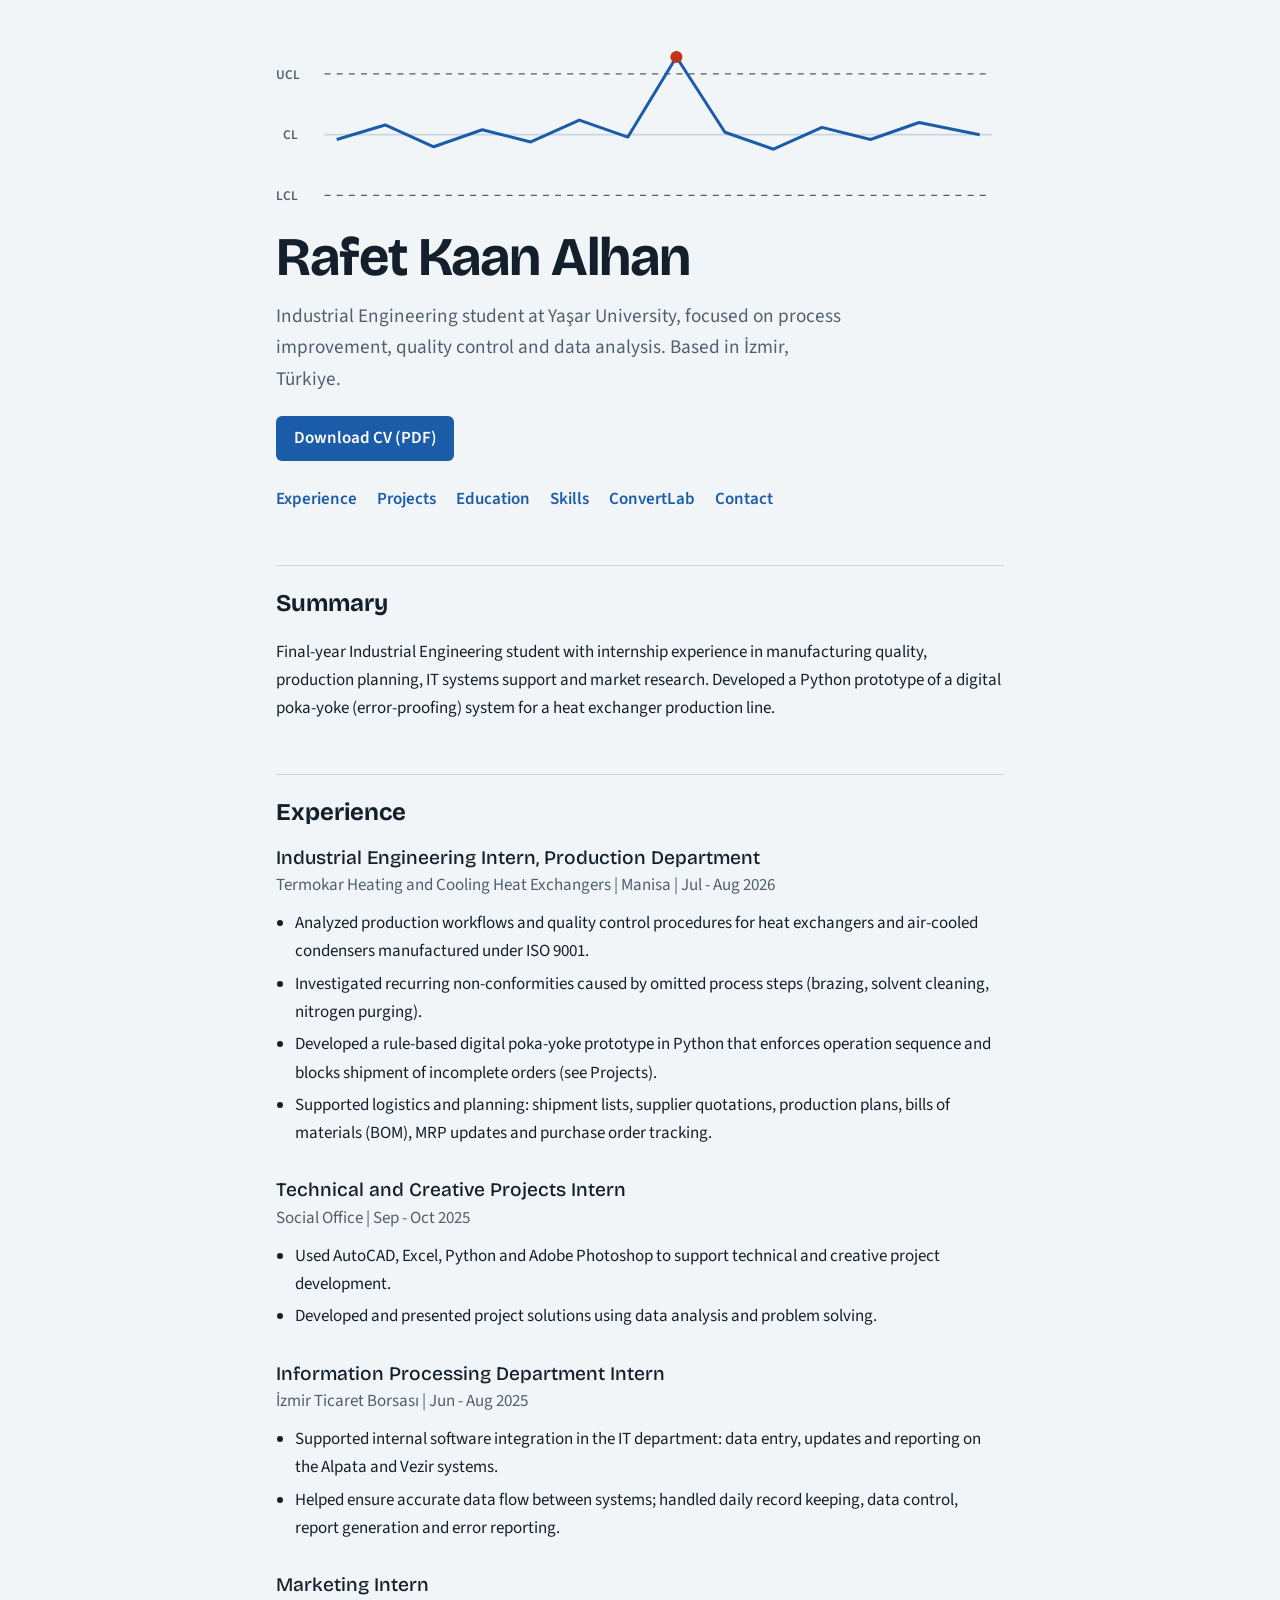
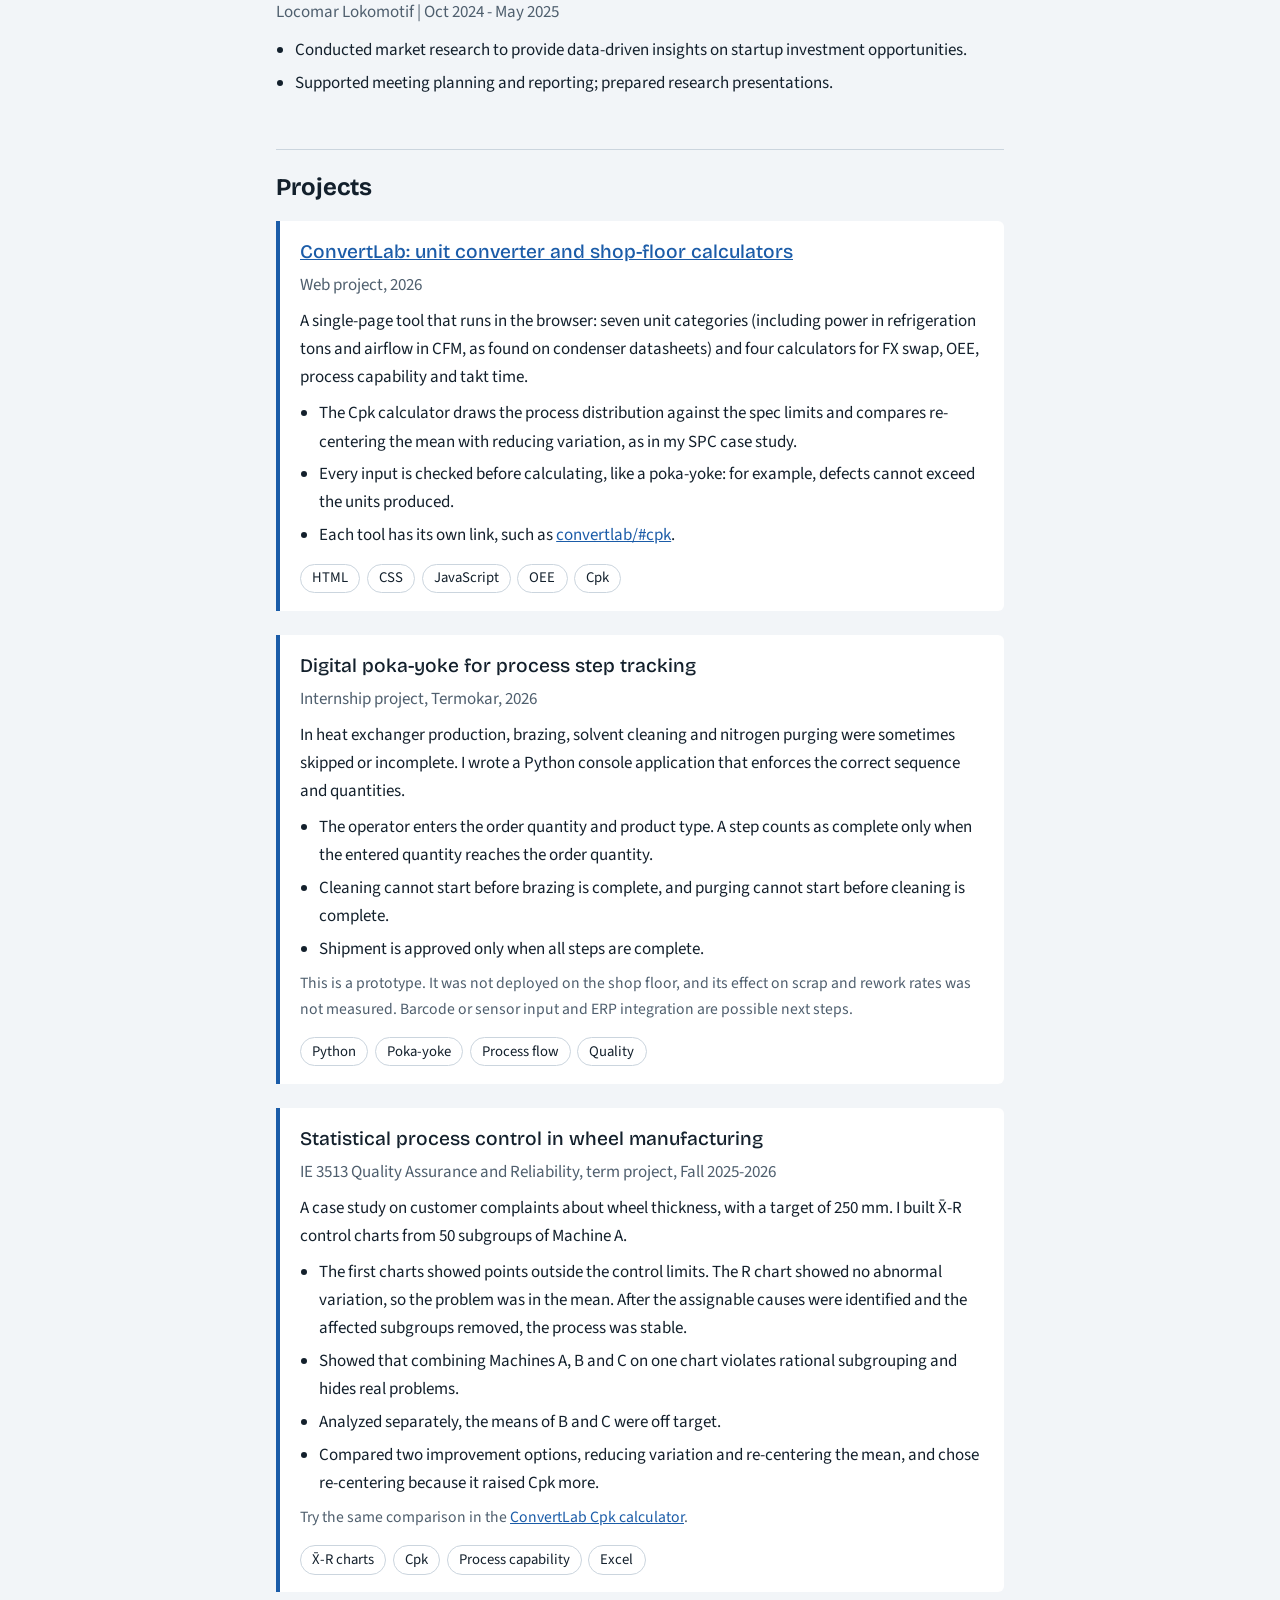
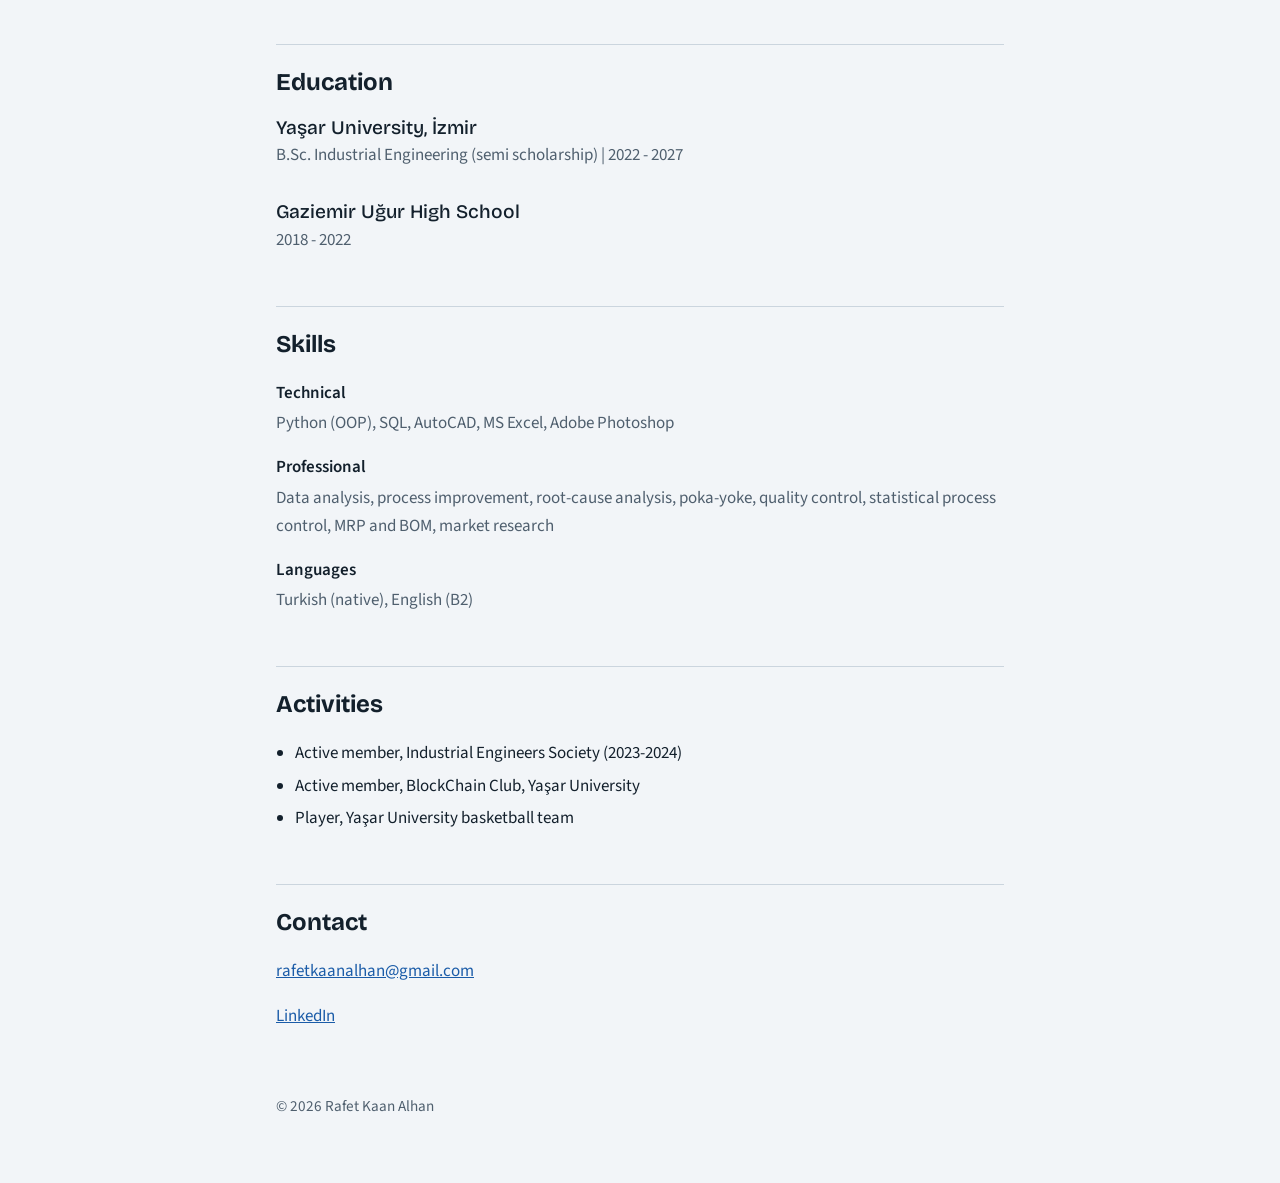
<file: index.html>
<!DOCTYPE html>
<html lang="en">
<head>
<meta charset="utf-8">
<meta name="viewport" content="width=device-width, initial-scale=1">
<title>Rafet Kaan Alhan | Industrial Engineering</title>
<meta name="description" content="Rafet Kaan Alhan, Industrial Engineering student at Yaşar University. Experience, projects and CV.">
<link rel="preconnect" href="https://fonts.googleapis.com">
<link rel="preconnect" href="https://fonts.gstatic.com" crossorigin>
<link href="https://fonts.googleapis.com/css2?family=Bricolage+Grotesque:wght@500;700&family=Source+Sans+3:wght@400;600&display=swap" rel="stylesheet">
<style>
:root{
  --bg:#F2F5F8; --ink:#13202C; --muted:#4F5F6E; --line:#CBD5DE; --accent:#1B5CA8; --alert:#C2331B; --panel:#FFFFFF; --onaccent:#FFFFFF;
  --head:"Bricolage Grotesque","Trebuchet MS",Arial,sans-serif;
  --body:"Source Sans 3","Segoe UI",Arial,sans-serif;
}
@media (prefers-color-scheme:dark){
  :root{--bg:#0F1A24; --ink:#E6EDF3; --muted:#9FB0BF; --line:#2A3B4B; --accent:#6CA9EC; --alert:#FF7A61; --panel:#16242F; --onaccent:#0F1A24;}
}
*{box-sizing:border-box}
html{scroll-behavior:smooth}
body{margin:0;background:var(--bg);color:var(--ink);font:400 1.0625rem/1.65 var(--body)}
main{max-width:48rem;margin:0 auto;padding:2.5rem 1.25rem 4rem}
h1,h2,h3{font-family:var(--head);line-height:1.15;margin:0}
h1{font-size:clamp(2.2rem,7vw,3.4rem);font-weight:700;letter-spacing:-.02em}
h2{font-size:1.5rem;font-weight:700;margin-bottom:1.25rem}
h3{font-size:1.2rem;font-weight:500}
a{color:var(--accent)}
a:focus-visible{outline:3px solid var(--accent);outline-offset:3px;border-radius:2px}
.lead{font-size:1.2rem;color:var(--muted);margin:.75rem 0 1.25rem;max-width:36rem}
.btn{display:inline-block;background:var(--accent);color:var(--onaccent);text-decoration:none;font-weight:600;padding:.55rem 1.1rem;border-radius:6px}
.btn:hover{filter:brightness(1.08)}
nav{display:flex;flex-wrap:wrap;gap:.25rem 1.25rem;margin:1.5rem 0 0}
nav a{text-decoration:none;font-weight:600}
nav a:hover{text-decoration:underline}
.chart{width:100%;height:auto;display:block;margin:0 0 .25rem}
.chart .lim{stroke:var(--muted);stroke-width:1;stroke-dasharray:5 5}
.chart .cl{stroke:var(--line);stroke-width:1.5}
.chart .ln{fill:none;stroke:var(--accent);stroke-width:2.5;stroke-linejoin:round;stroke-dasharray:1200;stroke-dashoffset:1200;animation:draw 2.2s ease-out .2s forwards}
.chart .out{fill:var(--alert)}
.chart text{fill:var(--muted);font:600 11px var(--body)}
@keyframes draw{to{stroke-dashoffset:0}}
@media (prefers-reduced-motion:reduce){.chart .ln{animation:none;stroke-dashoffset:0}html{scroll-behavior:auto}}
section{margin-top:3.25rem;padding-top:1.5rem;border-top:1px solid var(--line)}
.meta{color:var(--muted);margin:.15rem 0 .6rem}
.item+.item{margin-top:2rem}
ul.plain{margin:.5rem 0 0;padding-left:1.2rem}
ul.plain li+li{margin-top:.3rem}
.proj{background:var(--panel);border-left:4px solid var(--accent);padding:1.25rem 1.25rem 1.1rem;border-radius:0 6px 6px 0}
.proj+.proj{margin-top:1.5rem}
.proj p{margin:.5rem 0 0}
.note{font-size:.98rem;color:var(--muted)}
.tags{display:flex;flex-wrap:wrap;gap:.4rem;padding:0;margin:.9rem 0 0;list-style:none}
.tags li{border:1px solid var(--line);border-radius:999px;padding:.1rem .7rem;font-size:.92rem}
dl{margin:0}
dt{font-weight:600;margin-top:1rem}
dt:first-child{margin-top:0}
dd{margin:.15rem 0 0;color:var(--muted)}
footer{margin-top:4rem;color:var(--muted);font-size:.95rem}
</style>
</head>
<body>
<main>
  <header>
    <svg class="chart" viewBox="0 0 600 150" role="img" aria-label="Decorative X-bar control chart: center line, upper and lower control limits, and one point outside the limits">
      <line class="lim" x1="40" x2="590" y1="28" y2="28"/>
      <line class="cl" x1="40" x2="590" y1="78" y2="78"/>
      <line class="lim" x1="40" x2="590" y1="128" y2="128"/>
      <text x="0" y="32">UCL</text><text x="6" y="82">CL</text><text x="0" y="132">LCL</text>
      <polyline class="ln" points="50,82 90,70 130,88 170,74 210,84 250,66 290,80 330,14 370,76 410,90 450,72 490,82 530,68 580,78"/>
      <circle class="out" cx="330" cy="14" r="5"/>
    </svg>
    <h1>Rafet Kaan Alhan</h1>
    <p class="lead">Industrial Engineering student at Yaşar University, focused on process improvement, quality control and data analysis. Based in İzmir, Türkiye.</p>
    <a class="btn" href="Rafet_Kaan_Alhan_CV.pdf" download>Download CV (PDF)</a>
    <nav aria-label="Sections">
      <a href="#experience">Experience</a>
      <a href="#projects">Projects</a>
      <a href="#education">Education</a>
      <a href="#skills">Skills</a>
      <a href="convertlab/">ConvertLab</a>
      <a href="#contact">Contact</a>
    </nav>
  </header>

  <section id="summary">
    <h2>Summary</h2>
    <p>Final-year Industrial Engineering student with internship experience in manufacturing quality, production planning, IT systems support and market research. Developed a Python prototype of a digital poka-yoke (error-proofing) system for a heat exchanger production line.</p>
  </section>

  <section id="experience">
    <h2>Experience</h2>

    <div class="item">
      <h3>Industrial Engineering Intern, Production Department</h3>
      <p class="meta">Termokar Heating and Cooling Heat Exchangers | Manisa | Jul - Aug 2026</p>
      <ul class="plain">
        <li>Analyzed production workflows and quality control procedures for heat exchangers and air-cooled condensers manufactured under ISO 9001.</li>
        <li>Investigated recurring non-conformities caused by omitted process steps (brazing, solvent cleaning, nitrogen purging).</li>
        <li>Developed a rule-based digital poka-yoke prototype in Python that enforces operation sequence and blocks shipment of incomplete orders (see Projects).</li>
        <li>Supported logistics and planning: shipment lists, supplier quotations, production plans, bills of materials (BOM), MRP updates and purchase order tracking.</li>
      </ul>
    </div>

    <div class="item">
      <h3>Technical and Creative Projects Intern</h3>
      <p class="meta">Social Office | Sep - Oct 2025</p>
      <ul class="plain">
        <li>Used AutoCAD, Excel, Python and Adobe Photoshop to support technical and creative project development.</li>
        <li>Developed and presented project solutions using data analysis and problem solving.</li>
      </ul>
    </div>

    <div class="item">
      <h3>Information Processing Department Intern</h3>
      <p class="meta">İzmir Ticaret Borsası | Jun - Aug 2025</p>
      <ul class="plain">
        <li>Supported internal software integration in the IT department: data entry, updates and reporting on the Alpata and Vezir systems.</li>
        <li>Helped ensure accurate data flow between systems; handled daily record keeping, data control, report generation and error reporting.</li>
      </ul>
    </div>

    <div class="item">
      <h3>Marketing Intern</h3>
      <p class="meta">Locomar Lokomotif | Oct 2024 - May 2025</p>
      <ul class="plain">
        <li>Conducted market research to provide data-driven insights on startup investment opportunities.</li>
        <li>Supported meeting planning and reporting; prepared research presentations.</li>
      </ul>
    </div>
  </section>

  <section id="projects">
    <h2>Projects</h2>

    <article class="proj">
      <h3><a href="convertlab/">ConvertLab: unit converter and shop-floor calculators</a></h3>
      <p class="meta">Web project, 2026</p>
      <p>A single-page tool that runs in the browser: seven unit categories (including power in refrigeration tons and airflow in CFM, as found on condenser datasheets) and four calculators for FX swap, OEE, process capability and takt time.</p>
      <ul class="plain">
        <li>The Cpk calculator draws the process distribution against the spec limits and compares re-centering the mean with reducing variation, as in my SPC case study.</li>
        <li>Every input is checked before calculating, like a poka-yoke: for example, defects cannot exceed the units produced.</li>
        <li>Each tool has its own link, such as <a href="convertlab/#cpk">convertlab/#cpk</a>.</li>
      </ul>
      <ul class="tags"><li>HTML</li><li>CSS</li><li>JavaScript</li><li>OEE</li><li>Cpk</li></ul>
    </article>

    <article class="proj">
      <h3>Digital poka-yoke for process step tracking</h3>
      <p class="meta">Internship project, Termokar, 2026</p>
      <p>In heat exchanger production, brazing, solvent cleaning and nitrogen purging were sometimes skipped or incomplete. I wrote a Python console application that enforces the correct sequence and quantities.</p>
      <ul class="plain">
        <li>The operator enters the order quantity and product type. A step counts as complete only when the entered quantity reaches the order quantity.</li>
        <li>Cleaning cannot start before brazing is complete, and purging cannot start before cleaning is complete.</li>
        <li>Shipment is approved only when all steps are complete.</li>
      </ul>
      <p class="note">This is a prototype. It was not deployed on the shop floor, and its effect on scrap and rework rates was not measured. Barcode or sensor input and ERP integration are possible next steps.</p>
      <ul class="tags"><li>Python</li><li>Poka-yoke</li><li>Process flow</li><li>Quality</li></ul>
    </article>

    <article class="proj">
      <h3>Statistical process control in wheel manufacturing</h3>
      <p class="meta">IE 3513 Quality Assurance and Reliability, term project, Fall 2025-2026</p>
      <p>A case study on customer complaints about wheel thickness, with a target of 250 mm. I built X̄-R control charts from 50 subgroups of Machine A.</p>
      <ul class="plain">
        <li>The first charts showed points outside the control limits. The R chart showed no abnormal variation, so the problem was in the mean. After the assignable causes were identified and the affected subgroups removed, the process was stable.</li>
        <li>Showed that combining Machines A, B and C on one chart violates rational subgrouping and hides real problems.</li>
        <li>Analyzed separately, the means of B and C were off target.</li>
        <li>Compared two improvement options, reducing variation and re-centering the mean, and chose re-centering because it raised Cpk more.</li>
      </ul>
      <p class="note">Try the same comparison in the <a href="convertlab/#cpk">ConvertLab Cpk calculator</a>.</p>
      <ul class="tags"><li>X̄-R charts</li><li>Cpk</li><li>Process capability</li><li>Excel</li></ul>
    </article>
    <!-- To add an image: upload it to an "images" folder in the repo, then add:
         <img src="images/file.png" alt="Description" style="max-width:100%;height:auto">
         For video: upload to YouTube, choose Share > Embed, paste the embed code here. -->
  </section>

  <section id="education">
    <h2>Education</h2>
    <div class="item">
      <h3>Yaşar University, İzmir</h3>
      <p class="meta">B.Sc. Industrial Engineering (semi scholarship) | 2022 - 2027</p>
    </div>
    <div class="item">
      <h3>Gaziemir Uğur High School</h3>
      <p class="meta">2018 - 2022</p>
    </div>
  </section>

  <section id="skills">
    <h2>Skills</h2>
    <dl>
      <dt>Technical</dt>
      <dd>Python (OOP), SQL, AutoCAD, MS Excel, Adobe Photoshop</dd>
      <dt>Professional</dt>
      <dd>Data analysis, process improvement, root-cause analysis, poka-yoke, quality control, statistical process control, MRP and BOM, market research</dd>
      <dt>Languages</dt>
      <dd>Turkish (native), English (B2)</dd>
    </dl>
  </section>

  <section id="activities">
    <h2>Activities</h2>
    <ul class="plain">
      <li>Active member, Industrial Engineers Society (2023-2024)</li>
      <li>Active member, BlockChain Club, Yaşar University</li>
      <li>Player, Yaşar University basketball team</li>
    </ul>
  </section>

  <section id="contact">
    <h2>Contact</h2>
    <p><a href="mailto:rafetkaanalhan@gmail.com">rafetkaanalhan@gmail.com</a></p>
    <p><a href="https://www.linkedin.com/in/rafet-kaan-alhan-a48293212/" rel="noopener" target="_blank">LinkedIn</a></p>
  </section>

  <footer>© 2026 Rafet Kaan Alhan</footer>
</main>
</body>
</html>
</file>
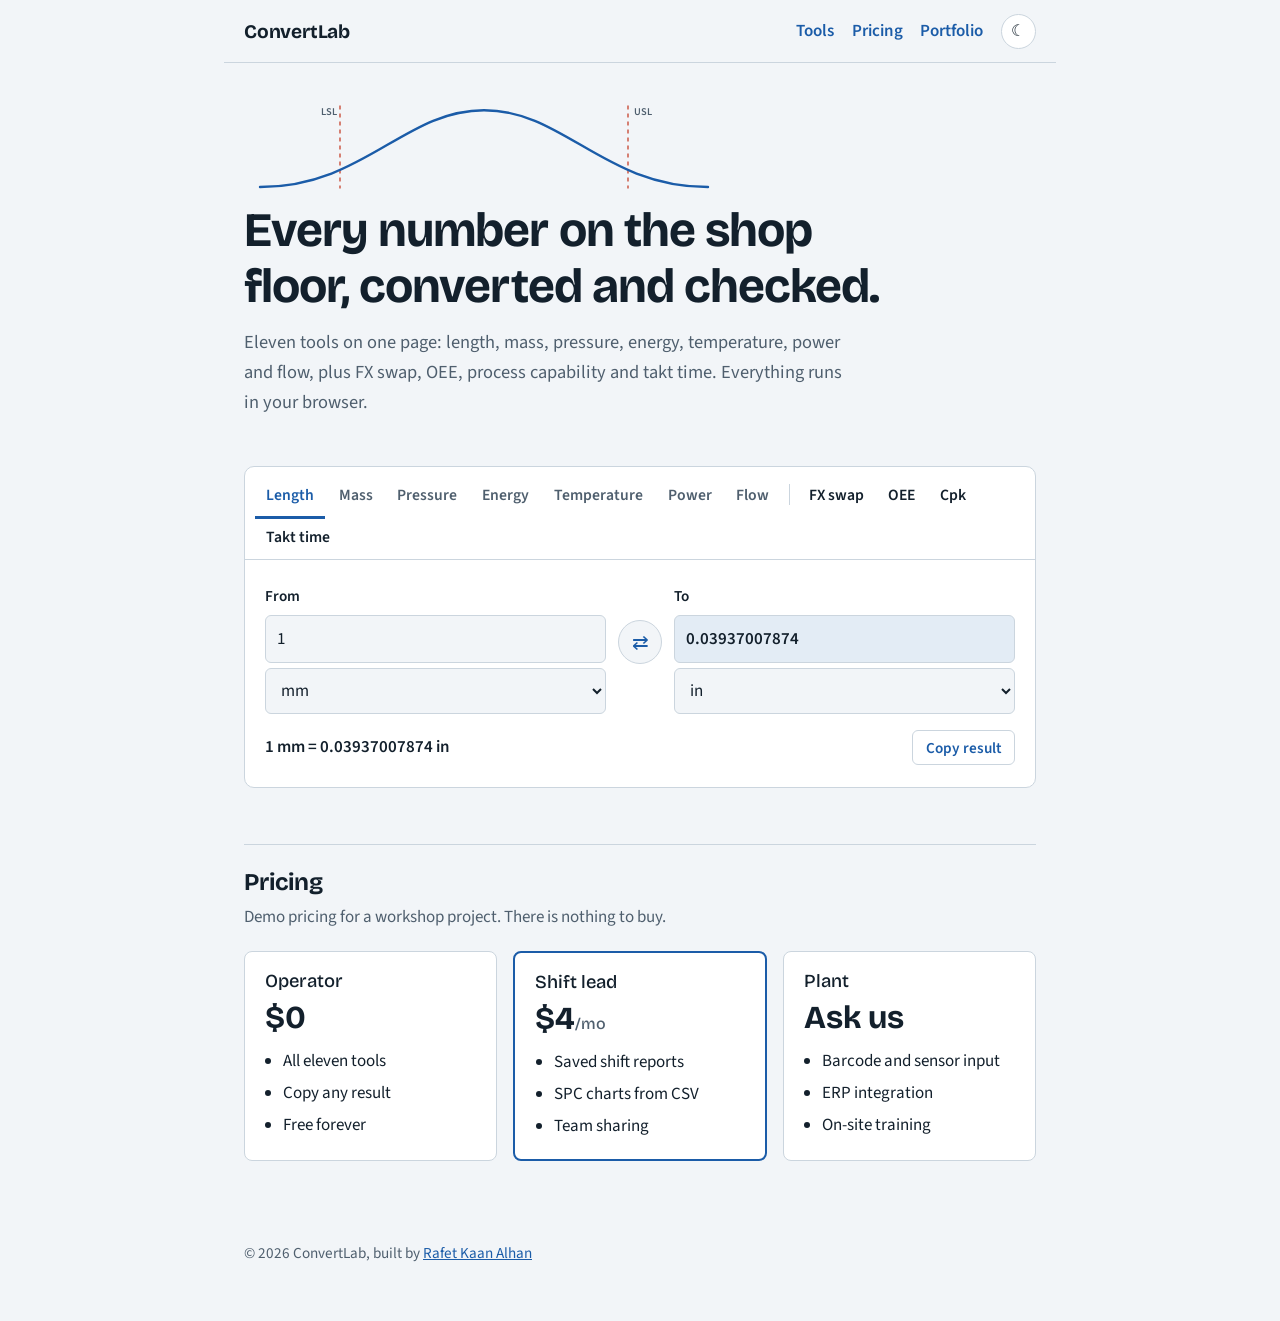
<file: convertlab/index.html>
<!DOCTYPE html>
<html lang="en">
<head>
<meta charset="utf-8">
<meta name="viewport" content="width=device-width, initial-scale=1, viewport-fit=cover">
<title>ConvertLab | Unit conversions and shop-floor calculators</title>
<meta name="description" content="ConvertLab by Rafet Kaan Alhan: unit conversions plus FX swap, OEE, process capability (Cpk) and takt time calculators for industrial engineers.">
<link rel="preconnect" href="https://fonts.googleapis.com">
<link rel="preconnect" href="https://fonts.gstatic.com" crossorigin>
<link href="https://fonts.googleapis.com/css2?family=Bricolage+Grotesque:wght@500;700&family=Source+Sans+3:wght@400;600&display=swap" rel="stylesheet">
<link rel="stylesheet" href="style.css">
<script>
  // Set the theme before the page paints, so dark mode does not flash white.
  (function () {
    var t = null;
    try { t = localStorage.getItem('convertlab-theme'); } catch (e) {}
    if (t !== 'dark' && t !== 'light') t = matchMedia('(prefers-color-scheme: dark)').matches ? 'dark' : 'light';
    document.documentElement.setAttribute('data-theme', t);
  })();
</script>
</head>
<body>

<header class="topbar">
  <a class="logo" href="#top">ConvertLab</a>
  <nav aria-label="Main">
    <a href="#tools">Tools</a>
    <a href="#pricing">Pricing</a>
    <a href="../">Portfolio</a>
    <button id="theme-toggle" class="theme-toggle" type="button" aria-label="Switch to dark mode"></button>
  </nav>
</header>

<main id="top">

<section class="hero">
  <svg class="gauge" viewBox="0 0 600 120" role="img" aria-label="Decorative normal curve between a lower and an upper specification limit">
    <line class="spec" x1="120" x2="120" y1="8" y2="112"/>
    <line class="spec" x1="480" x2="480" y1="8" y2="112"/>
    <text x="96" y="20">LSL</text><text x="488" y="20">USL</text>
    <path class="curve" d="M20,110 C150,110 200,14 300,14 C400,14 450,110 580,110"/>
  </svg>
  <h1>Every number on the shop floor, converted and checked.</h1>
  <p class="lead">Eleven tools on one page: length, mass, pressure, energy, temperature, power and flow, plus FX swap, OEE, process capability and takt time. Everything runs in your browser.</p>
</section>

<section id="tools" class="tools">
  <div class="tabs" id="tabs" role="tablist" aria-label="Tools"></div>

  <!-- Unit converter -->
  <div id="panel-convert" class="panel" role="tabpanel">
    <div class="row">
      <div class="field">
        <label for="from-value">From</label>
        <input id="from-value" type="number" inputmode="decimal" value="1" step="any">
        <select id="from-unit" aria-label="From unit"></select>
      </div>
      <button id="swap" class="swap" type="button" aria-label="Swap units">&#8644;</button>
      <div class="field">
        <label for="to-value">To</label>
        <input id="to-value" type="text" readonly>
        <select id="to-unit" aria-label="To unit"></select>
      </div>
    </div>
    <div class="result-line">
      <p id="formula" class="formula" aria-live="polite"></p>
      <button id="copy" class="ghost" type="button">Copy result</button>
    </div>
    <p id="hint" class="hint"></p>
  </div>

  <!-- FX forward -->
  <div id="panel-fx" class="panel" role="tabpanel" hidden>
    <p class="intro">What should a USD/TRY forward cost? Covered interest parity: F = S &times; (1 + r<sub>TRY</sub> &times; d/365) / (1 + r<sub>USD</sub> &times; d/360). The inputs are illustrative, not market data, and the result is a theoretical price, not a dealing quote.</p>
    <div class="grid">
      <div class="field"><label for="fx-spot">Spot rate S (TRY per USD)</label><input id="fx-spot" type="number" inputmode="decimal" value="42" min="0" step="any"><small class="err" id="fx-spot-err"></small></div>
      <div class="field"><label for="fx-days">Days to delivery d</label><input id="fx-days" type="number" inputmode="decimal" value="90" min="0" step="any"><small class="err" id="fx-days-err"></small></div>
      <div class="field"><label for="fx-try">TRY rate (% per year, Act/365)</label><input id="fx-try" type="number" inputmode="decimal" value="39" step="any"><small class="err" id="fx-try-err"></small></div>
      <div class="field"><label for="fx-usd">USD rate (% per year, Act/360)</label><input id="fx-usd" type="number" inputmode="decimal" value="4.25" step="any"><small class="err" id="fx-usd-err"></small></div>
    </div>
    <div class="stats" aria-live="polite">
      <div class="stat"><span>Swap points (F &minus; S)</span><b id="fx-pts">-</b></div>
      <div class="stat"><span>Annualized premium</span><b id="fx-ann">-</b></div>
      <div class="stat main"><span>Forward rate F</span><b id="fx-f">-</b></div>
    </div>
    <p id="fx-text" class="formula"></p>
  </div>

  <!-- OEE -->
  <div id="panel-oee" class="panel" role="tabpanel" hidden>
    <p class="intro">How much of the planned time made good parts at full speed? OEE = Availability &times; Performance &times; Quality. Each input is checked before anything is calculated, the same way a poka-yoke blocks a step that is out of order.</p>
    <div class="grid">
      <div class="field"><label for="oee-planned">Planned production time (min)</label><input id="oee-planned" type="number" inputmode="decimal" value="480" min="0" step="any"><small class="err" id="oee-planned-err"></small></div>
      <div class="field"><label for="oee-down">Downtime and stops (min)</label><input id="oee-down" type="number" inputmode="decimal" value="55" min="0" step="any"><small class="err" id="oee-down-err"></small></div>
      <div class="field"><label for="oee-ct">Ideal cycle time (sec per unit)</label><input id="oee-ct" type="number" inputmode="decimal" value="30" min="0" step="any"><small class="err" id="oee-ct-err"></small></div>
      <div class="field"><label for="oee-units">Total units produced</label><input id="oee-units" type="number" inputmode="decimal" value="720" min="0" step="any"><small class="err" id="oee-units-err"></small></div>
      <div class="field"><label for="oee-defects">Defective units</label><input id="oee-defects" type="number" inputmode="decimal" value="18" min="0" step="any"><small class="err" id="oee-defects-err"></small></div>
    </div>
    <div class="stats four" aria-live="polite">
      <div class="stat"><span>Availability</span><b id="oee-a">-</b></div>
      <div class="stat"><span>Performance</span><b id="oee-p">-</b></div>
      <div class="stat"><span>Quality</span><b id="oee-q">-</b></div>
      <div class="stat main"><span>OEE</span><b id="oee-o">-</b></div>
    </div>
    <div class="losses" id="oee-losses" aria-hidden="true">
      <div class="lossbar"><i class="seg good" id="seg-good"></i><i class="seg q" id="seg-q"></i><i class="seg p" id="seg-p"></i><i class="seg a" id="seg-a"></i></div>
      <ul class="legend">
        <li><i class="good"></i>Good parts at full speed</li>
        <li><i class="q"></i>Quality loss</li>
        <li><i class="p"></i>Speed loss</li>
        <li><i class="a"></i>Downtime</li>
      </ul>
    </div>
    <p id="oee-text" class="formula"></p>
  </div>

  <!-- Process capability -->
  <div id="panel-cpk" class="panel" role="tabpanel" hidden>
    <p class="intro">Is the process able to stay inside the specification? Cp compares the spec width with the spread (6&sigma;); Cpk also counts how far the mean sits from the center. The defaults come from my wheel-thickness case study, with a 250 mm target.</p>
    <div class="grid">
      <div class="field"><label for="cpk-lsl">Lower spec limit (LSL)</label><input id="cpk-lsl" type="number" inputmode="decimal" value="248" step="any"><small class="err" id="cpk-lsl-err"></small></div>
      <div class="field"><label for="cpk-usl">Upper spec limit (USL)</label><input id="cpk-usl" type="number" inputmode="decimal" value="252" step="any"><small class="err" id="cpk-usl-err"></small></div>
      <div class="field"><label for="cpk-mean">Process mean (&mu;)</label><input id="cpk-mean" type="number" inputmode="decimal" value="250.6" step="any"><small class="err" id="cpk-mean-err"></small></div>
      <div class="field"><label for="cpk-sd">Standard deviation (&sigma;)</label><input id="cpk-sd" type="number" inputmode="decimal" value="0.5" min="0" step="any"><small class="err" id="cpk-sd-err"></small></div>
    </div>
    <svg id="cpk-chart" class="dist" viewBox="0 0 600 190" role="img" aria-label="Normal distribution of the process against the specification limits"></svg>
    <div class="stats four" aria-live="polite">
      <div class="stat"><span>Cp</span><b id="cpk-cp">-</b></div>
      <div class="stat main"><span>Cpk</span><b id="cpk-cpk">-</b></div>
      <div class="stat"><span>Expected out of spec</span><b id="cpk-ppm">-</b></div>
      <div class="stat"><span>Verdict</span><b id="cpk-verdict">-</b></div>
    </div>
    <p id="cpk-text" class="formula"></p>
  </div>

  <!-- Takt time -->
  <div id="panel-takt" class="panel" role="tabpanel" hidden>
    <p class="intro">How fast must the line run to meet demand? Takt time = available time / customer demand. The minimum number of stations = total work content / takt time, rounded up.</p>
    <div class="grid">
      <div class="field"><label for="tk-shift">Shift length (min)</label><input id="tk-shift" type="number" inputmode="decimal" value="480" min="0" step="any"><small class="err" id="tk-shift-err"></small></div>
      <div class="field"><label for="tk-breaks">Breaks per shift (min)</label><input id="tk-breaks" type="number" inputmode="decimal" value="45" min="0" step="any"><small class="err" id="tk-breaks-err"></small></div>
      <div class="field"><label for="tk-shifts">Shifts per day</label><input id="tk-shifts" type="number" inputmode="decimal" value="2" min="0" step="1"><small class="err" id="tk-shifts-err"></small></div>
      <div class="field"><label for="tk-demand">Customer demand (units per day)</label><input id="tk-demand" type="number" inputmode="decimal" value="120" min="0" step="any"><small class="err" id="tk-demand-err"></small></div>
      <div class="field"><label for="tk-work">Total work content (min per unit)</label><input id="tk-work" type="number" inputmode="decimal" value="34" min="0" step="any"><small class="err" id="tk-work-err"></small></div>
    </div>
    <div class="stats" aria-live="polite">
      <div class="stat"><span>Available time per day</span><b id="tk-avail">-</b></div>
      <div class="stat main"><span>Takt time</span><b id="tk-takt">-</b></div>
      <div class="stat"><span>Minimum stations</span><b id="tk-st">-</b></div>
    </div>
    <p id="tk-text" class="formula"></p>
  </div>
</section>

<section id="pricing" class="pricing">
  <h2>Pricing</h2>
  <p class="note">Demo pricing for a workshop project. There is nothing to buy.</p>
  <div class="plans">
    <article class="plan">
      <h3>Operator</h3>
      <p class="price">$0</p>
      <ul><li>All eleven tools</li><li>Copy any result</li><li>Free forever</li></ul>
    </article>
    <article class="plan featured">
      <h3>Shift lead</h3>
      <p class="price">$4<span>/mo</span></p>
      <ul><li>Saved shift reports</li><li>SPC charts from CSV</li><li>Team sharing</li></ul>
    </article>
    <article class="plan">
      <h3>Plant</h3>
      <p class="price">Ask us</p>
      <ul><li>Barcode and sensor input</li><li>ERP integration</li><li>On-site training</li></ul>
    </article>
  </div>
</section>

</main>

<footer class="footer">
  <p>&copy; 2026 ConvertLab, built by <a href="../">Rafet Kaan Alhan</a></p>
</footer>

<script src="app.js"></script>
</body>
</html>
</file>
<file: convertlab/style.css>
/* Same tokens as the portfolio page, so ConvertLab feels like part of it. */
:root{
  --bg:#F2F5F8; --ink:#13202C; --muted:#4F5F6E; --line:#CBD5DE; --accent:#1B5CA8; --alert:#C2331B;
  --ok:#2E7D4F; --warn:#B7791F; --panel:#FFFFFF; --onaccent:#FFFFFF; --tint:#E3ECF5;
  --head:"Bricolage Grotesque","Trebuchet MS",Arial,sans-serif;
  --body:"Source Sans 3","Segoe UI",Arial,sans-serif;
  color-scheme:light;
  box-sizing:border-box;
  padding-top:env(safe-area-inset-top,0px);
  padding-bottom:env(safe-area-inset-bottom,0px);
}
:root[data-theme="dark"]{
  --bg:#0F1A24; --ink:#E6EDF3; --muted:#9FB0BF; --line:#2A3B4B; --accent:#6CA9EC; --alert:#FF7A61;
  --ok:#5CC48A; --warn:#E8B04B; --panel:#16242F; --onaccent:#0F1A24; --tint:#1C2E3D;
  color-scheme:dark;
}
*,*::before,*::after{box-sizing:border-box}
html{scroll-behavior:smooth;scroll-padding-top:calc(4.5rem + env(safe-area-inset-top,0px))}
body{margin:0;background:var(--bg);color:var(--ink);font:400 1.0625rem/1.65 var(--body)}
body::before{content:"";position:fixed;inset:0 0 auto;height:env(safe-area-inset-top,0px);z-index:10;background:var(--bg)}
h1,h2,h3{font-family:var(--head);line-height:1.15;margin:0}
a{color:var(--accent)}
:focus-visible{outline:3px solid var(--accent);outline-offset:3px;border-radius:2px}
sub{font-size:.7em}

/* Top bar */
.topbar{position:sticky;top:env(safe-area-inset-top,0px);z-index:5;display:flex;align-items:center;justify-content:space-between;gap:1rem;
  max-width:52rem;margin:0 auto;padding:.85rem 1.25rem;background:var(--bg);border-bottom:1px solid var(--line)}
.logo{font:700 1.2rem var(--head);color:var(--ink);text-decoration:none;letter-spacing:-.01em}
.topbar nav{display:flex;align-items:center;gap:1.1rem}
.topbar nav a{text-decoration:none;font-weight:600}
.topbar nav a:hover{text-decoration:underline}
.theme-toggle{width:2.2rem;height:2.2rem;border:1px solid var(--line);border-radius:50%;background:var(--panel);color:var(--ink);cursor:pointer;font-size:1rem;line-height:1}
.theme-toggle::after{content:"\263E"}
:root[data-theme="dark"] .theme-toggle::after{content:"\2600"}

main{max-width:52rem;margin:0 auto;padding:0 1.25rem 3rem}

/* Hero */
.hero{padding:2.25rem 0 1rem}
.gauge{width:100%;max-width:30rem;height:auto;display:block;margin-bottom:.5rem}
.gauge .spec{stroke:var(--alert);stroke-width:1.5;stroke-dasharray:5 5}
.gauge .curve{fill:none;stroke:var(--accent);stroke-width:3;stroke-linecap:round;stroke-dasharray:800;stroke-dashoffset:800;animation:draw 1.8s ease-out .15s forwards}
.gauge text{fill:var(--muted);font:600 13px var(--body)}
@keyframes draw{to{stroke-dashoffset:0}}
h1{font-size:clamp(2rem,6vw,3rem);font-weight:700;letter-spacing:-.02em;max-width:22ch}
.lead{font-size:1.15rem;color:var(--muted);margin:.8rem 0 0;max-width:38rem}

/* Tools */
.tools{margin-top:2rem;background:var(--panel);border:1px solid var(--line);border-radius:10px;overflow:hidden}
.tabs{display:flex;flex-wrap:wrap;gap:0 .15rem;padding:.6rem .6rem 0;border-bottom:1px solid var(--line)}
.tab{flex:0 0 auto;border:0;background:none;color:var(--muted);font:600 .98rem var(--body);padding:.5rem .7rem .6rem;cursor:pointer;
  border-bottom:3px solid transparent;margin-bottom:-1px}
.tab:hover{color:var(--ink)}
.tab[aria-selected="true"]{color:var(--accent);border-bottom-color:var(--accent)}
.tab.calc{color:var(--ink)}
.tab.calc[aria-selected="true"]{color:var(--accent)}
.tab-sep{flex:0 0 1px;background:var(--line);margin:.5rem .35rem .8rem}
.panel{padding:1.5rem 1.25rem 1.4rem}

.row{display:grid;grid-template-columns:1fr auto 1fr;gap:.75rem;align-items:end}
.field{display:flex;flex-direction:column;gap:.35rem;min-width:0}
label{font-weight:600;font-size:.95rem}
input,select{font:inherit;color:var(--ink);background:var(--bg);border:1px solid var(--line);border-radius:6px;padding:.55rem .7rem;width:100%;min-width:0}
input[readonly]{background:var(--tint);font-weight:600}
input[aria-invalid="true"]{border-color:var(--alert);box-shadow:0 0 0 1px var(--alert)}
.swap{height:2.75rem;width:2.75rem;border-radius:50%;border:1px solid var(--line);background:var(--bg);color:var(--accent);font-size:1.25rem;cursor:pointer;margin-bottom:3.15rem}
.swap:hover{background:var(--tint)}
.result-line{display:flex;align-items:center;justify-content:space-between;gap:1rem;flex-wrap:wrap;margin-top:1rem}
.formula{margin:0;color:var(--muted)}
.result-line .formula{color:var(--ink);font-weight:600}
.ghost{font:600 .95rem var(--body);color:var(--accent);background:none;border:1px solid var(--line);border-radius:6px;padding:.35rem .8rem;cursor:pointer}
.ghost:hover{background:var(--tint)}
.hint{margin:.75rem 0 0;font-size:.98rem;color:var(--muted);border-left:3px solid var(--line);padding-left:.75rem}
.hint:empty{display:none}

.intro{margin:0 0 1.25rem;color:var(--muted);max-width:44rem}
.grid{display:grid;grid-template-columns:repeat(auto-fit,minmax(10.5rem,1fr));gap:.4rem 1.25rem}
.err{color:var(--alert);font-size:.88rem;min-height:1.2em;line-height:1.3}

.stats{display:grid;grid-template-columns:repeat(3,1fr);gap:.75rem;margin:1.25rem 0 1rem}
.stats.four{grid-template-columns:repeat(4,1fr)}
.stat{background:var(--bg);border-radius:6px;padding:.7rem .85rem;display:flex;flex-direction:column;gap:.15rem;min-width:0}
.stat span{font-size:.9rem;color:var(--muted)}
.stat b{font:700 1.35rem var(--head);overflow-wrap:anywhere}
.stat.main{background:var(--accent);color:var(--onaccent)}
.stat.main span{color:var(--onaccent);opacity:.85}
.stat b.good{color:var(--ok)} .stat b.warn{color:var(--warn)} .stat b.bad{color:var(--alert)}

/* OEE loss bar */
.losses{margin:0 0 1rem}
.lossbar{display:flex;height:1.6rem;border-radius:6px;overflow:hidden;background:var(--bg)}
.seg{display:block;height:100%;width:0;transition:width .35s ease}
.seg.good,.legend .good{background:var(--accent)}
.seg.q,.legend .q{background:var(--alert)}
.seg.p,.legend .p{background:var(--warn)}
.seg.a,.legend .a{background:var(--muted)}
.legend{display:flex;flex-wrap:wrap;gap:.3rem 1.1rem;list-style:none;padding:0;margin:.5rem 0 0;font-size:.92rem;color:var(--muted)}
.legend i{display:inline-block;width:.75rem;height:.75rem;border-radius:2px;margin-right:.35rem;vertical-align:-1px}

/* Cpk chart */
.dist{width:100%;height:auto;display:block;margin:1.25rem 0 0;background:var(--bg);border-radius:6px}
.dist .curve{fill:none;stroke:var(--accent);stroke-width:2.5}
.dist .inside{fill:var(--accent);opacity:.14}
.dist .tail{fill:var(--alert);opacity:.55}
.dist .spec{stroke:var(--alert);stroke-width:1.5;stroke-dasharray:5 4}
.dist .mid{stroke:var(--muted);stroke-width:1;stroke-dasharray:2 4}
.dist .mean{stroke:var(--ink);stroke-width:1.5}
.dist .axis{stroke:var(--line);stroke-width:1}
.dist text{fill:var(--muted);font:600 12px var(--body)}

/* Pricing */
.pricing{margin-top:3.5rem;padding-top:1.5rem;border-top:1px solid var(--line)}
.pricing h2{font-size:1.5rem;margin-bottom:.35rem}
.note{color:var(--muted);margin:0 0 1.25rem}
.plans{display:grid;grid-template-columns:repeat(auto-fit,minmax(13rem,1fr));gap:1rem}
.plan{background:var(--panel);border:1px solid var(--line);border-radius:8px;padding:1.2rem 1.25rem}
.plan.featured{border:2px solid var(--accent)}
.plan h3{font-size:1.15rem;font-weight:500}
.price{font:700 2rem var(--head);margin:.4rem 0 .6rem}
.price span{font-size:1rem;font-weight:500;color:var(--muted)}
.plan ul{margin:0;padding-left:1.15rem}
.plan li+li{margin-top:.25rem}

.footer{max-width:52rem;margin:0 auto;padding:1rem 1.25rem 2.5rem;color:var(--muted);font-size:.95rem}

@media (max-width:640px){
  .topbar nav{gap:.8rem}
  .tab{padding:.45rem .55rem .55rem;font-size:.94rem}
  .tab-sep{display:none}
  .grid{grid-template-columns:1fr 1fr}
  .row{grid-template-columns:1fr}
  .swap{margin:0 auto;transform:rotate(90deg)}
  .stats,.stats.four{grid-template-columns:1fr 1fr}
  .stats .stat.main{grid-column:1 / -1}
}
@media (prefers-reduced-motion:reduce){
  html{scroll-behavior:auto}
  .gauge .curve{animation:none;stroke-dashoffset:0}
  .seg{transition:none}
}
</file>
